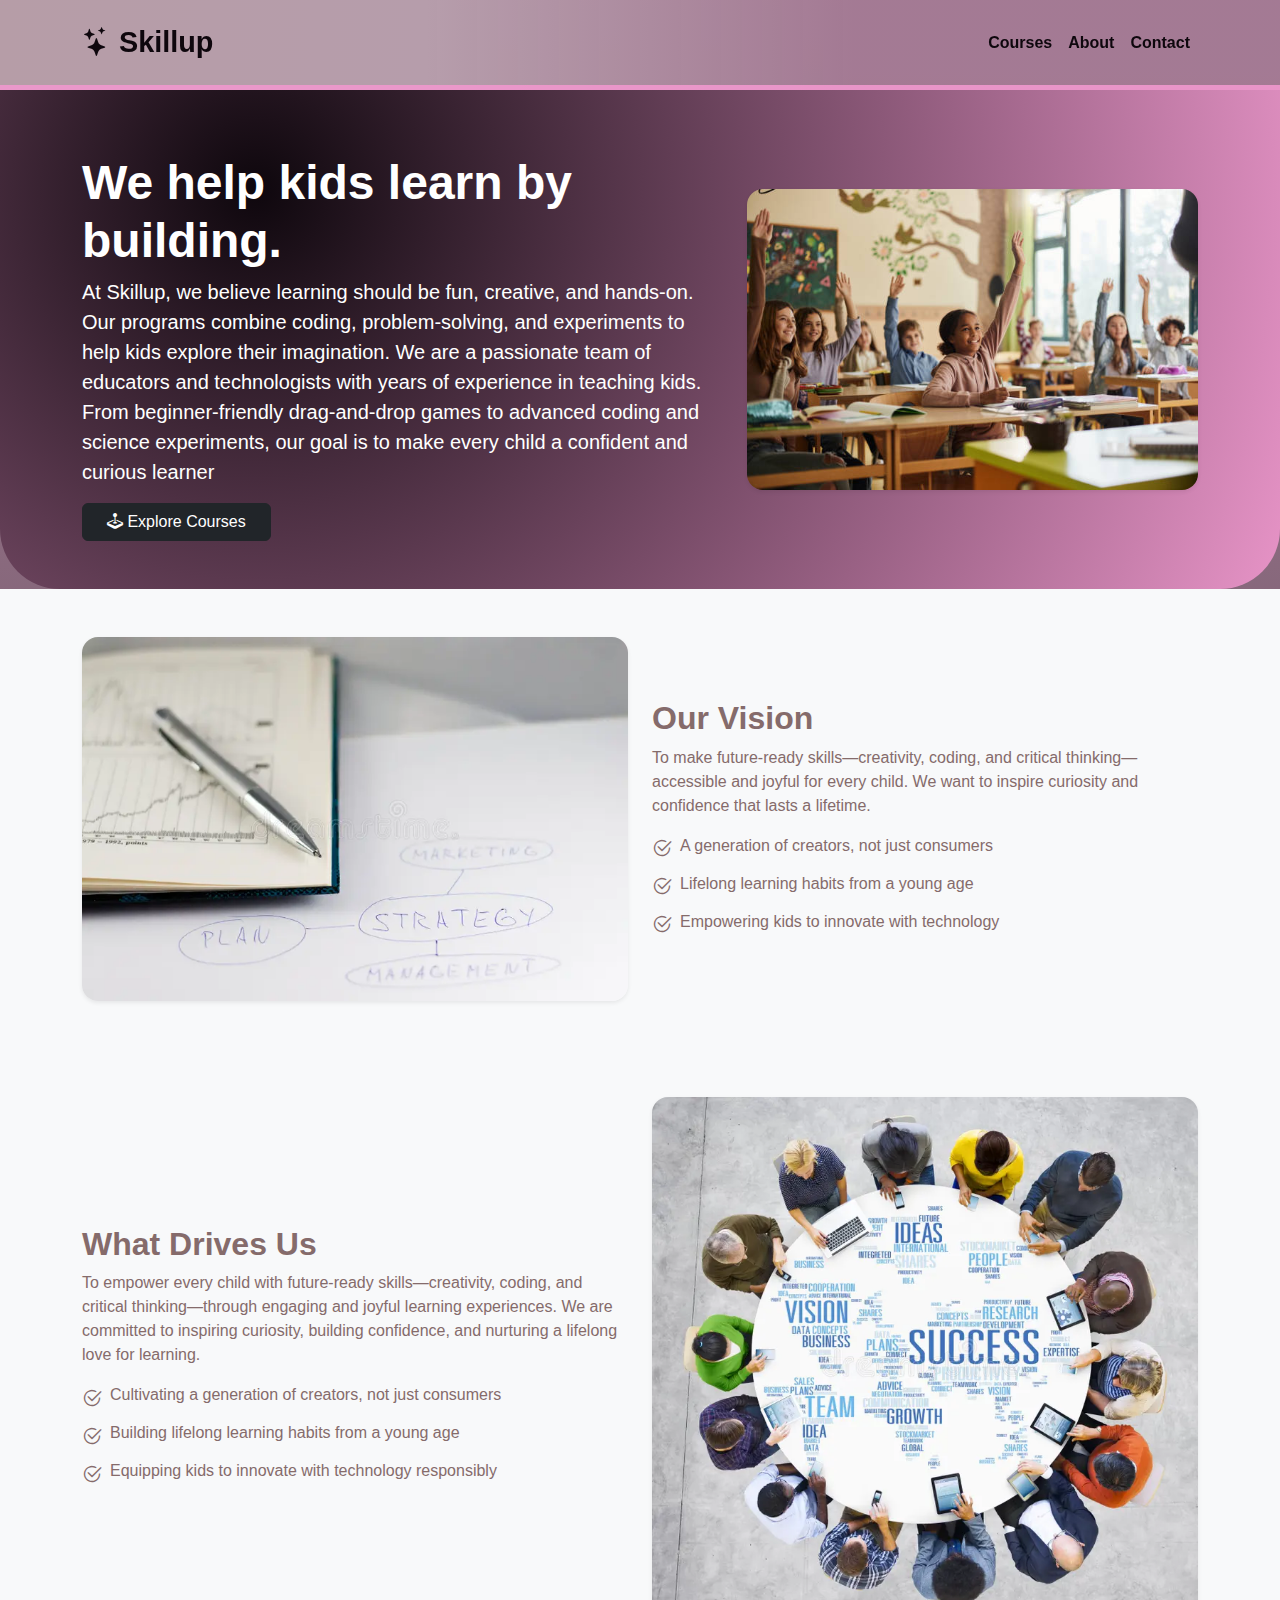
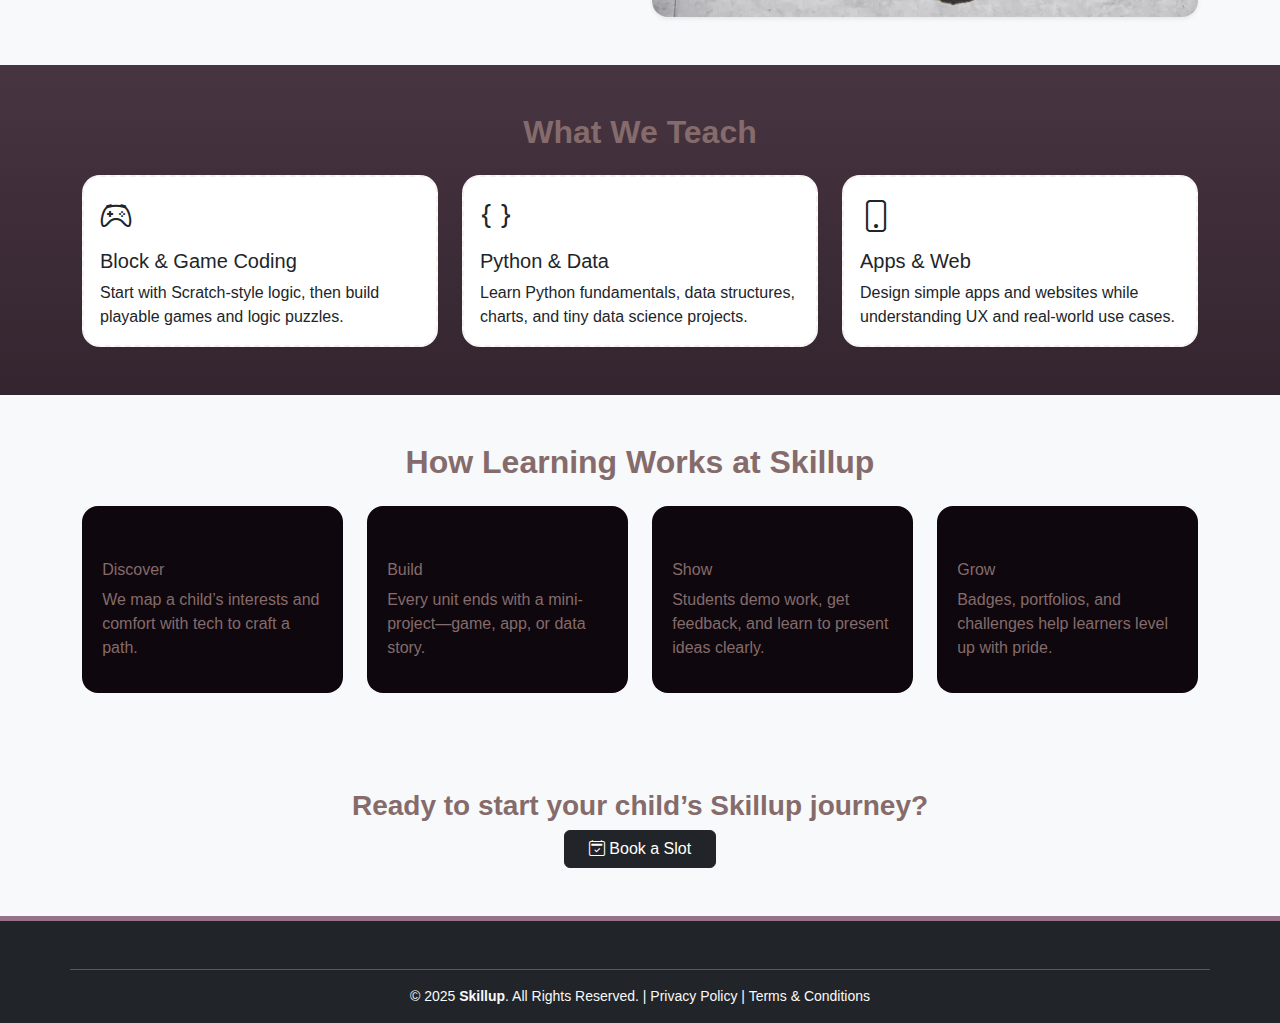
<file: Skillup/EdTech/about.html>
<!DOCTYPE html>
<html lang="en">
<head>
  <meta charset="utf-8" />
  <meta name="viewport" content="width=device-width,initial-scale=1" />
  <title>About Us — Skillup</title>

  <!-- Bootstrap -->
  <link href="https://cdn.jsdelivr.net/npm/bootstrap@5.3.3/dist/css/bootstrap.min.css" rel="stylesheet">
  <!-- Icons -->
  <link href="https://cdn.jsdelivr.net/npm/bootstrap-icons@1.11.3/font/bootstrap-icons.css" rel="stylesheet">
  <!-- Your site styles -->
  <link rel="stylesheet" href="css/style.css">
</head>
<body>

  <!-- NAV (reuse your main navbar markup if this lives as a separate page) -->
  <nav class="navbar navbar-expand-lg navbar-dark sticky-top">
    <div class="container">
      <a class="navbar-brand fw-bold" href="index.html"><i class="bi bi-stars me-2"></i>Skillup</a>
      <button class="navbar-toggler" type="button" data-bs-toggle="collapse" data-bs-target="#nav">
        <span class="navbar-toggler-icon"></span>
      </button>
      <div id="nav" class="collapse navbar-collapse">
        <ul class="navbar-nav ms-auto">
          <li class="nav-item"><a class="nav-link" href="index.html#courses">Courses</a></li>
          <li class="nav-item"><a class="nav-link" href="about.html">About</a></li>
          <li class="nav-item"><a class="nav-link" href="index.html#contact">Contact</a></li>
        </ul>
      </div>
    </div>
  </nav>

  <!-- ABOUT HERO -->
  <header class="about-hero text-white">
    <div class="container py-5">
      <div class="row align-items-center g-4">
        <div class="col-lg-7">
          
          <h1 class="display-5 fw-bold mt-3">We help kids learn by building.</h1>
          <p class="lead mt-2">  
           At Skillup, we believe learning should be fun, creative, and hands-on. Our programs combine coding, problem-solving, and experiments to help kids explore their imagination.
           We are a passionate team of educators and technologists with years of experience in teaching kids. From beginner-friendly drag-and-drop games to advanced coding and science experiments,
           our goal is to make every child a confident and curious learner          </p>
          <a href="index.html#courses" class="btn btn-dark pill px-4"><i class="bi bi-joystick"></i> Explore Courses</a>
        </div>
        <div class="col-lg-5 text-center">
          <img src="assets/img_header.jpg" alt="Kids learning at Skillup" class="img-fluid rounded-4 shadow-sm">
        </div>
      </div>
    </div>
  </header>

 <!-- OUR VISION -->
<section class="py-5 bg-light">
  <div class="container">
    <div class="row g-4 align-items-center">
      <!-- IMAGE FIRST (left side) -->
      <div class="col-lg-6">
        <img src="assets/img_about_vision.jpg" class="img-fluid rounded-4 shadow-sm" alt="Vision at Skillup">
      </div>
      <!-- TEXT SECOND (right side) -->
      <div class="col-lg-6">
        <h2 class="section-title">Our Vision</h2>
        <p class="mb-3">
          To make future-ready skills—creativity, coding, and critical thinking—accessible and joyful for every child.
          We want to inspire curiosity and confidence that lasts a lifetime.
        </p>
        <ul class="list-unstyled m-0">
          <li class="d-flex align-items-start gap-2 mb-2"><i class="bi bi-check2-circle fs-5"></i> A generation of creators, not just consumers</li>
          <li class="d-flex align-items-start gap-2 mb-2"><i class="bi bi-check2-circle fs-5"></i> Lifelong learning habits from a young age</li>
          <li class="d-flex align-items-start gap-2"><i class="bi bi-check2-circle fs-5"></i> Empowering kids to innovate with technology</li>
        </ul>
      </div>
    </div>
  </div>
</section>
   
<!-- OUR MISSION -->
<section class="py-5 bg-light">
  <div class="container">
    <div class="row g-4 align-items-center">
      <!-- TEXT FIRST (left side) -->
      <div class="col-lg-6">
        <h2 class="section-title">What Drives Us</h2>
        <p class="mb-3">
          To empower every child with future-ready skills—creativity, coding, and critical thinking—through engaging and joyful learning experiences. We are committed to inspiring curiosity, building confidence,
           and nurturing a lifelong love for learning.
        </p>
        <ul class="list-unstyled m-0">
          <li class="d-flex align-items-start gap-2 mb-2"><i class="bi bi-check2-circle fs-5"></i> Cultivating a generation of creators, not just consumers</li>
          <li class="d-flex align-items-start gap-2 mb-2"><i class="bi bi-check2-circle fs-5"></i> Building lifelong learning habits from a young age</li>
          <li class="d-flex align-items-start gap-2"><i class="bi bi-check2-circle fs-5"></i> Equipping kids to innovate with technology responsibly</li>
        </ul>
      </div>
      <!-- IMAGE SECOND (right side) -->
      <div class="col-lg-6">
        <img src="assets/img_m.png" class="img-fluid rounded-4 shadow-sm" alt="Vision at Skillup">
      </div>
    </div>
  </div>
</section>


  <!-- WHAT WE TEACH -->
  <section class="py-5">
    <div class="container">
      <h2 class="section-title text-center mb-4">What We Teach</h2>
      <div class="row g-4">
        <div class="col-md-4">
          <div class="card h-100 p-3 about-teach">
            <i class="bi bi-controller fs-2 mb-2"></i>
            <h5>Block & Game Coding</h5>
            <p class="mb-0">Start with Scratch-style logic, then build playable games and logic puzzles.</p>
          </div>
        </div>
        <div class="col-md-4">
          <div class="card h-100 p-3 about-teach">
            <i class="bi bi-braces fs-2 mb-2"></i>
            <h5>Python & Data</h5>
            <p class="mb-0">Learn Python fundamentals, data structures, charts, and tiny data science projects.</p>
          </div>
        </div>
        <div class="col-md-4">
          <div class="card h-100 p-3 about-teach">
            <i class="bi bi-phone fs-2 mb-2"></i>
            <h5>Apps & Web</h5>
            <p class="mb-0">Design simple apps and websites while understanding UX and real-world use cases.</p>
          </div>
        </div>
      </div>
    </div>
  </section>

  <!-- PEDAGOGY -->
  <section class="py-5 bg-light">
    <div class="container">
      <h2 class="section-title text-center mb-4">How Learning Works at Skillup</h2>
      <div class="row g-4">
        <div class="col-md-6 col-lg-3">
          <div class="step-card h-100">
            <span class="step-num">01</span>
            <h6>Discover</h6>
            <p>We map a child’s interests and comfort with tech to craft a path.</p>
          </div>
        </div>
        <div class="col-md-6 col-lg-3">
          <div class="step-card h-100">
            <span class="step-num">02</span>
            <h6>Build</h6>
            <p>Every unit ends with a mini-project—game, app, or data story.</p>
          </div>
        </div>
        <div class="col-md-6 col-lg-3">
          <div class="step-card h-100">
            <span class="step-num">03</span>
            <h6>Show</h6>
            <p>Students demo work, get feedback, and learn to present ideas clearly.</p>
          </div>
        </div>
        <div class="col-md-6 col-lg-3">
          <div class="step-card h-100">
            <span class="step-num">04</span>
            <h6>Grow</h6>
            <p>Badges, portfolios, and challenges help learners level up with pride.</p>
          </div>
        </div>
      </div>
    </div>
  </section>

 
  <!-- CTA -->
  <section class="py-5 bg-light">
    <div class="container text-center">
      <h3 class="fw-bold">Ready to start your child’s Skillup journey?</h3>
      <!--<p class="mb-3">Book a free intro session and see how we teach by building.</p> -->
      <a href="index.html#appointment" class="btn btn-dark pill px-4"><i class="bi bi-calendar2-check"></i> Book a Slot</a>
    </div>
  </section>

  <!-- FOOTER (reuse your site footer) -->
 <footer class="footer bg-dark text-light pt-5 pb-3">
  <div class="container">
    <div class="row">

     

    <!-- Divider -->
    <hr class="border-light">

    <!-- Bottom -->
    <div class="text-center small">
      © 2025 <strong>Skillup</strong>. All Rights Reserved. | 
      <a href="#" class="text-light text-decoration-none">Privacy Policy</a> | 
      <a href="#" class="text-light text-decoration-none">Terms & Conditions</a>
    </div>
  </div>
</footer>

  <!-- JS -->
  <script src="https://cdn.jsdelivr.net/npm/bootstrap@5.3.3/dist/js/bootstrap.bundle.min.js"></script>
  <script>
    // Simple counter animation for stats
    const counters = document.querySelectorAll('.stat-number');
    const speed = 300; // lower is faster
    counters.forEach(counter => {
      const updateCount = () => {
        const target = +counter.getAttribute('data-target');
        const current = +counter.innerText;
        const inc = Math.ceil(target / speed);
        if (current < target) {
          counter.innerText = current + inc;
          requestAnimationFrame(updateCount);
        } else {
          // Format special case for rating
          if (target === 4600) counter.innerText = '4.6';
          else counter.innerText = target.toLocaleString();
        }
      };
      updateCount();
    });
  </script>
</body>
</html>
</file>
<file: Skillup/EdTech/css/style.css>
/* ==============================
   EduTech Kids – Candy Pop Theme
   ============================== */

/* Candy Pop Palette */
:root {
  --pink: #b69da7;
  --orange:#b69dab;
  --yellow: #a37993ea;  
  --green:  #a37993ea;  
  --blue:  #a37993ea;  
  --purple: #ef97cdea;  
  --white: #0e070d;
  --dark: hsl(0, 11%, 47%);
}

/* General Reset */
body {
  font-family: 'Poppins', sans-serif;
  background: linear-gradient(180deg, var(--yellow) 0%, var(--white) 100%);
  color: var(--dark);
  margin: 0;
  padding: 0;
}

/* Navbar */
.navbar {
  background: linear-gradient(90deg, var(--pink), var(--orange), var(--green), var(--blue));
  padding: 1rem 2rem;
  border-bottom: 5px solid var(--purple);
}

.navbar-brand {
  font-size: 1.8rem;
  font-weight: 700;
  color: var(--white) !important;
}

.nav-link {
  color: var(--white) !important;
  font-weight: 600;
}

.nav-link:hover {
  color: var(--yellow) !important;
}

/* Hero */
.hero {
  text-align: center;
  padding: 6rem 2rem;
  background: radial-gradient(circle, var(--blue), var(--purple));
  color: var(--white);
  border-bottom-left-radius: 60px;
  border-bottom-right-radius: 60px;
}

.hero h1 {
  font-size: 3rem;
  font-weight: 800;
  animation: bounce 2s infinite;
}

/* Cards */
.level-card {
  border-radius: 20px;
  padding: 2rem;
  color: var(--green);
  text-align: center;
  margin: 1rem 0;
  transition: transform 0.3s;
}

.level-card:hover { transform: translateY(-8px); }

.level-begin { background: var(--green); }
.level-inter { background: var(--orange); }
.level-adv   { background: var(--pink); }

/* Footer */
.footer {
  background: var(--dark);
  color: var(--white);
  text-align: center;
  padding: 1rem;
  border-top: 5px solid var(--yellow);
}
 



/* Animations */
@keyframes bounce {
  0%,100% { transform: translateY(0); }
  50% { transform: translateY(-12px); }
}


/* style of about us *//* ===== About Page (Skillup) ===== */
.about-hero {
  background: radial-gradient(circle at 20% 20%, var(--white), var(--purple));
  color: var(--white);
  border-bottom-left-radius: 60px;
  border-bottom-right-radius: 60px;
}
.about-kicker {
  background: rgba(255,255,255,0.2);
  color: var(--white);
  border-radius: 999px;
  padding: 0.35rem 0.8rem;
  font-weight: 600;
  letter-spacing: 0.3px;
}

.about-stats .stat-card {
  background: var(--white);
  border-radius: 20px;
  padding: 1.25rem;
  box-shadow: 0 6px 20px rgba(0,0,0,0.06);
}
.stat-number {
  font-size: 2rem;
  font-weight: 800;
  color: var(--purple);
  line-height: 1;
}
.stat-label {
  margin-top: 0.35rem;
  font-weight: 600;
}

.about-teach {
  border-radius: 18px;
  border: 2px dashed rgba(49,0,0,0.06);
}

.step-card {
  background: var(--white);
  border-radius: 16px;
  padding: 1rem 1.2rem;
  border: 1px solid rgba(0,0,0,0.06);
}
.step-num {
  display: inline-block;
  font-weight: 800;
  font-size: 0.9rem;
  color: var(--white);
  background: var(-white);
  border-radius: 999px;
  padding: 0.25rem 0.6rem;
  margin-bottom: 0.5rem;
}

.section-title {
  font-weight: 800;
}

/* contact
/* CONTACT SECTION ONLY */
#contact {
  background: linear-gradient(135deg, #d9c5d1, #1a1a18); /* gradient bg */
  color: #191616;
  border-radius: 20px;
}

#contact .section-title {
  font-size: 2rem;
  font-weight: 700;
  color: #100e0e;
  text-transform: uppercase;
  letter-spacing: 1px;
}

#contact .contact-tile {
  background: rgba(255, 255, 255, 0.1);
  border-radius: 16px;
  transition: transform 0.2s ease, background 0.3s ease;
  cursor: pointer;
}

#contact .contact-tile:hover {
  transform: translateY(-5px);
  background: rgba(255, 255, 255, 0.2);
}

#contact i {
  color: #060606;
  flex-shrink: 0;
}

#contact a {
  color: #0a0909;
  text-decoration: none;
  transition: color 0.2s ease;
}

#contact a:hover {
  color: #070606;
  text-decoration: underline;
}

#contact .btn {
  border-radius: 30px;
  padding: 10px 20px;
  font-weight: 600;
  transition: background 0.3s ease, color 0.3s ease;
}

#contact .btn:hover {
  background: #100f0f;
  color: #2c2529;
}

#contact .contact-tile a {
  color: #fdfdfd !important;  /* white for links (email, phone, maps) */
  text-decoration: none;
}

/* book Appoinment*/
.appointment-section {
  background: linear-gradient(135deg, hwb(215 84% 9%), #2b292d);
}

/* Responsive heading & text */
.appointment-section h2 {
  font-size: 2.5rem;
}

.appointment-section p {
  font-size: 1.2rem;
  max-width: 600px;
  margin: 0 auto;
}

/* Button styling */
.book-btn {
  border-radius: 50px;
  font-size: 1.2rem;
  transition: transform 0.3s ease, box-shadow 0.3s ease;
}

.book-btn:hover {
  transform: scale(1.05);
  box-shadow: 0 6px 15px rgba(0,0,0,0.3);
}

/* Mobile responsiveness */
@media (max-width: 768px) {
  .appointment-section h2 {
    font-size: 2rem;
  }
  .appointment-section p {
    font-size: 1rem;
  }
  .book-btn {
    font-size: 1rem;
    padding: 12px 30px;
  }
}

@media (max-width: 480px) {
  .appointment-section h2 {
    font-size: 1.7rem;
  }
  .appointment-section p {
    font-size: 0.95rem;
    padding: 0 10px;
  }
  .book-btn {
    font-size: 0.95rem;
    padding: 10px 25px;
  }
}
</file>
